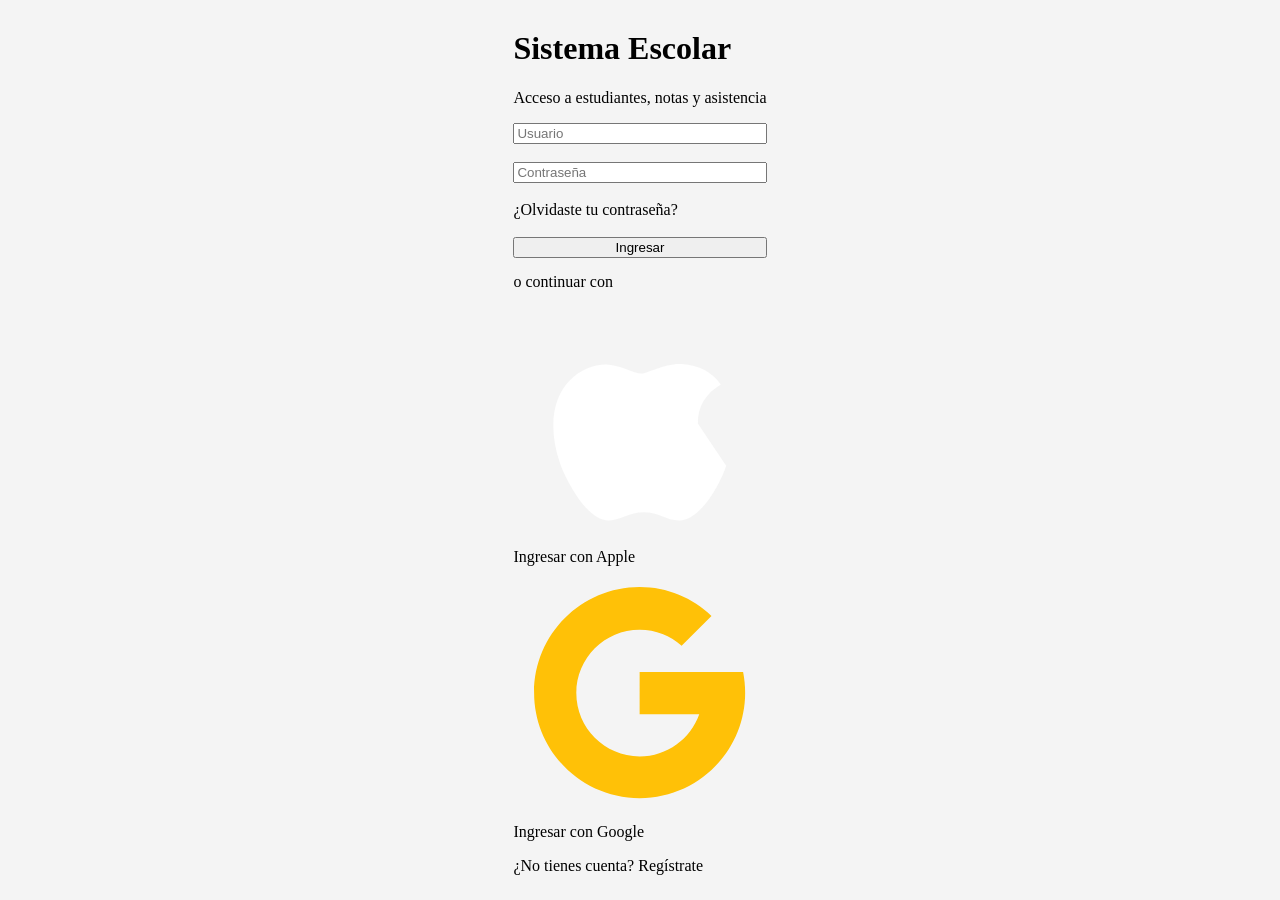
<file: index.html>
<!DOCTYPE html>
<html lang="es">

<head>

<meta charset="UTF-8">
<meta name="viewport" content="width=device-width, initial-scale=1.0">

<title>Sistema Escolar</title>

<link rel="stylesheet" href="style.css">

</head>

<body>

<div class="login-card">

<div class="header">

<h1>Sistema Escolar</h1>

<p>Acceso a estudiantes, notas y asistencia</p>

</div>


<form class="form">

<input type="text" placeholder="Usuario">

<input type="password" placeholder="Contraseña">

<a class="forgot">¿Olvidaste tu contraseña?</a>

<button type="submit">Ingresar</button>

</form>


<div class="divider">

<span>o continuar con</span>

</div>


<div class="social">


<div class="social-btn apple">

<svg viewBox="0 0 1024 1024">

<path fill="white"
d="M747.4 535.7c-.4-68.2 30.5-119.6 92.9-157.5-34.9-50-87.7-77.5-157.3-82.8-65.9-5.2-138 38.4-164.4 38.4-27.9 0-91.7-36.6-141.9-36.6C273.1 298.8 163 379.8 163 544.6c0 48.7 8.9 99 26.7 150.8 23.8 68.2 109.6 235.3 199.1 232.6 46.8-1.1 79.9-33.2 140.8-33.2 59.1 0 89.7 33.2 141.9 33.2 90.3-1.3 167.9-153.2 190.5-221.6z"/>

</svg>

Ingresar con Apple

</div>



<div class="social-btn google">

<svg viewBox="0 0 48 48">

<path fill="#FFC107"
d="M43.611 20.083H24v8h11.303c-1.649 4.657-6.08 8-11.303 8c-6.627 0-12-5.373-12-12s5.373-12 12-12c3.059 0 5.842 1.154 7.961 3.039l5.657-5.657C34.046 6.053 29.268 4 24 4C12.955 4 4 12.955 4 24s8.955 20 20 20s20-8.955 20-20c0-1.341-.138-2.65-.389-3.917z"/>

</svg>

Ingresar con Google

</div>

</div>


<p class="register">

¿No tienes cuenta?
<span>Regístrate</span>

</p>

</div>

</body>
</html>
</file>
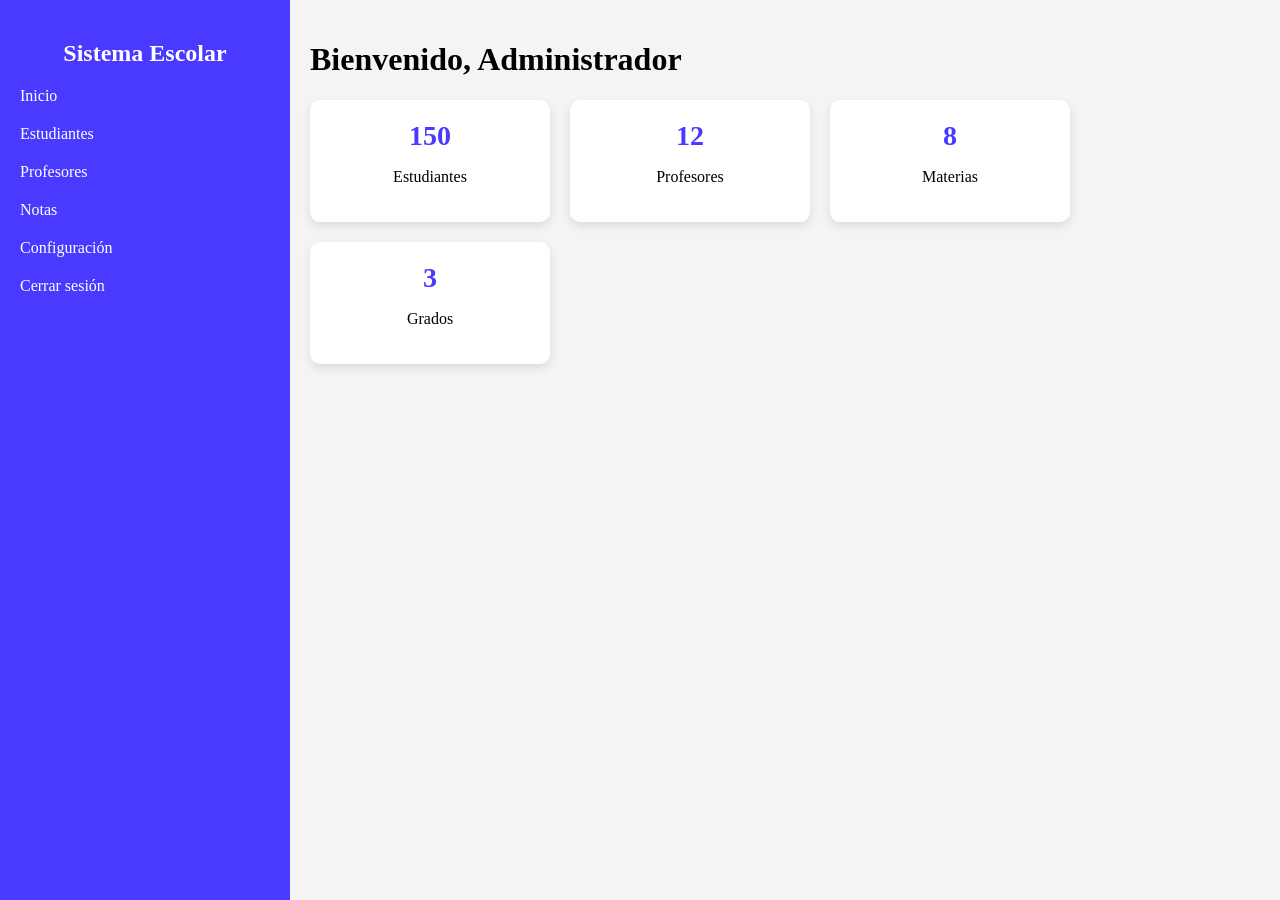
<file: dashboard.html>
<!DOCTYPE html>
<html lang="es">
<head>
    <meta charset="UTF-8">
    <meta name="viewport" content="width=device-width, initial-scale=1.0">
    <title>Dashboard - Sistema Escolar</title>
    <link rel="stylesheet" href="style.css">
</head>
<body>
    

<div class="dashboard">

  <!-- Sidebar -->
  <div class="sidebar">
    <h2>Sistema Escolar</h2>
    <ul>
      <li>Inicio</li>
      <li>Estudiantes</li>
      <li>Profesores</li>
      <li>Notas</li>
      <li>Configuración</li>
      <li><a href="login.html">Cerrar sesión</a></li>
    </ul>
  </div>

  <!-- Main Content -->
  <div class="main-content">
    <header>
      <h1>Bienvenido, Administrador</h1>
    </header>

    <div class="cards">
      <div class="card">
        <h3>150</h3>
        <p>Estudiantes</p>
      </div>

      <div class="card">
        <h3>12</h3>
        <p>Profesores</p>
      </div>

      <div class="card">
        <h3>8</h3>
        <p>Materias</p>
      </div>

      <div class="card">
        <h3>3</h3>
        <p>Grados</p>
      </div>
    </div>
  </div>

</div>

</body>
</html>
</file>
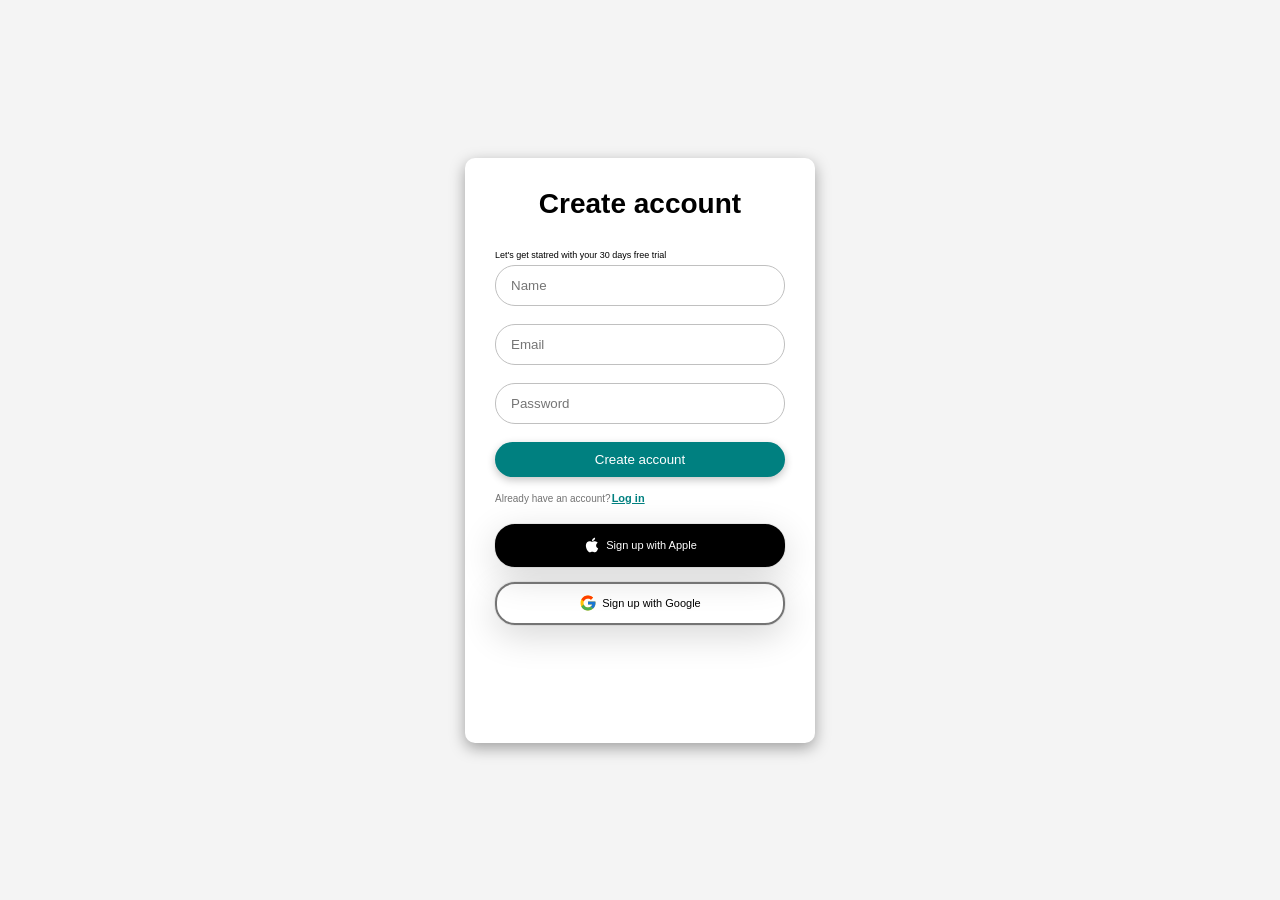
<file: registro.html>
<!-- From Uiverse.io by akshat-patel28 --> 
 <!DOCTYPE html>
<html>
<head>
  <title>Registro</title>
  <link rel="stylesheet" href="style.css">
</head>
<body>

<!-- From Uiverse.io by akshat-patel28 --> 
 <div class="form-container">
      <p class="title">Create account</p>
      <p class="sub-title">Let's get statred with your 30 days free trial</p>
      <form class="form">
        <input type="text" class="input" placeholder="Name">
        <input type="email" class="input" placeholder="Email">
        <input type="password" class="input" placeholder="Password">
        <button class="form-btn">Create account</button>
      </form>
      <p class="sign-up-label">
        Already have an account?<a href="index.html" class="sign-up-link">Log in</a>
      </p>
      <div class="buttons-container">
        <div class="apple-login-button">
          <svg stroke="currentColor" fill="currentColor" stroke-width="0" class="apple-icon" viewBox="0 0 1024 1024" height="1em" width="1em" xmlns="http://www.w3.org/2000/svg">
            <path d="M747.4 535.7c-.4-68.2 30.5-119.6 92.9-157.5-34.9-50-87.7-77.5-157.3-82.8-65.9-5.2-138 38.4-164.4 38.4-27.9 0-91.7-36.6-141.9-36.6C273.1 298.8 163 379.8 163 544.6c0 48.7 8.9 99 26.7 150.8 23.8 68.2 109.6 235.3 199.1 232.6 46.8-1.1 79.9-33.2 140.8-33.2 59.1 0 89.7 33.2 141.9 33.2 90.3-1.3 167.9-153.2 190.5-221.6-121.1-57.1-114.6-167.2-114.6-170.7zm-105.1-305c50.7-60.2 46.1-115 44.6-134.7-44.8 2.6-96.6 30.5-126.1 64.8-32.5 36.8-51.6 82.3-47.5 133.6 48.4 3.7 92.6-21.2 129-63.7z"></path>
          </svg>
          <span>Sign up with Apple</span>
        </div>
        <div class="google-login-button">
          <svg stroke="currentColor" fill="currentColor" stroke-width="0" version="1.1" x="0px" y="0px" class="google-icon" viewBox="0 0 48 48" height="1em" width="1em" xmlns="http://www.w3.org/2000/svg">
            <path fill="#FFC107" d="M43.611,20.083H42V20H24v8h11.303c-1.649,4.657-6.08,8-11.303,8c-6.627,0-12-5.373-12-12
	c0-6.627,5.373-12,12-12c3.059,0,5.842,1.154,7.961,3.039l5.657-5.657C34.046,6.053,29.268,4,24,4C12.955,4,4,12.955,4,24
	c0,11.045,8.955,20,20,20c11.045,0,20-8.955,20-20C44,22.659,43.862,21.35,43.611,20.083z"></path>
            <path fill="#FF3D00" d="M6.306,14.691l6.571,4.819C14.655,15.108,18.961,12,24,12c3.059,0,5.842,1.154,7.961,3.039l5.657-5.657
	C34.046,6.053,29.268,4,24,4C16.318,4,9.656,8.337,6.306,14.691z"></path>
            <path fill="#4CAF50" d="M24,44c5.166,0,9.86-1.977,13.409-5.192l-6.19-5.238C29.211,35.091,26.715,36,24,36
	c-5.202,0-9.619-3.317-11.283-7.946l-6.522,5.025C9.505,39.556,16.227,44,24,44z"></path>
            <path fill="#1976D2" d="M43.611,20.083H42V20H24v8h11.303c-0.792,2.237-2.231,4.166-4.087,5.571
	c0.001-0.001,0.002-0.001,0.003-0.002l6.19,5.238C36.971,39.205,44,34,44,24C44,22.659,43.862,21.35,43.611,20.083z"></path>
          </svg>
          <span>Sign up with Google</span>
        </div>
      </div>
    </div>

</body>
</html>
</file>
<file: style.css>
/* From Uiverse.io by akshat-patel28 */ 
.form-container {
  width: 350px;
  height: 585px;
  background-color: #fff;
  box-shadow: rgba(0, 0, 0, 0.35) 0px 5px 15px;
  border-radius: 10px;
  box-sizing: border-box;
  padding: 20px 30px;
}

body {
  margin: 0;
  height: 100vh;
  display: flex;
  justify-content: center; /* horizontal */
  align-items: center;     /* vertical */
  background-color: #f4f4f4; /* opcional */
}

.title {
  text-align: center;
  font-family: "Lucida Sans", "Lucida Sans Regular", "Lucida Grande",
        "Lucida Sans Unicode", Geneva, Verdana, sans-serif;
  margin: 10px 0 30px 0;
  font-size: 28px;
  font-weight: 800;
}

.sub-title {
  margin: 0;
  margin-bottom: 5px;
  font-size: 9px;
  font-family: "Lucida Sans", "Lucida Sans Regular", "Lucida Grande",
        "Lucida Sans Unicode", Geneva, Verdana, sans-serif;
}

.form {
  width: 100%;
  display: flex;
  flex-direction: column;
  gap: 18px;
  margin-bottom: 15px;
}

.input {
  border-radius: 20px;
  border: 1px solid #c0c0c0;
  outline: 0 !important;
  box-sizing: border-box;
  padding: 12px 15px;
}

.form-btn {
  padding: 10px 15px;
  font-family: "Lucida Sans", "Lucida Sans Regular", "Lucida Grande",
        "Lucida Sans Unicode", Geneva, Verdana, sans-serif;
  border-radius: 20px;
  border: 0 !important;
  outline: 0 !important;
  background: teal;
  color: white;
  cursor: pointer;
  box-shadow: rgba(0, 0, 0, 0.24) 0px 3px 8px;
}

.form-btn:active {
  box-shadow: none;
}

.sign-up-label {
  margin: 0;
  font-size: 10px;
  color: #747474;
  font-family: "Lucida Sans", "Lucida Sans Regular", "Lucida Grande",
        "Lucida Sans Unicode", Geneva, Verdana, sans-serif;
}

.sign-up-link {
  margin-left: 1px;
  font-size: 11px;
  text-decoration: underline;
  text-decoration-color: teal;
  color: teal;
  cursor: pointer;
  font-weight: 800;
}

.buttons-container {
  width: 100%;
  display: flex;
  flex-direction: column;
  justify-content: flex-start;
  margin-top: 20px;
  gap: 15px;
}

.apple-login-button,
    .google-login-button {
  border-radius: 20px;
  box-sizing: border-box;
  padding: 10px 15px;
  box-shadow: rgba(0, 0, 0, 0.16) 0px 10px 36px 0px,
        rgba(0, 0, 0, 0.06) 0px 0px 0px 1px;
  cursor: pointer;
  display: flex;
  justify-content: center;
  align-items: center;
  font-family: "Lucida Sans", "Lucida Sans Regular", "Lucida Grande",
        "Lucida Sans Unicode", Geneva, Verdana, sans-serif;
  font-size: 11px;
  gap: 5px;
}

.apple-login-button {
  background-color: #000;
  color: #fff;
  border: 2px solid #000;
}

.google-login-button {
  border: 2px solid #747474;
}

.apple-icon,
    .google-icon {
  font-size: 18px;
  margin-bottom: 1px;
}

.dashboard {
  display: flex;
  height: 100vh;
}

/* Sidebar */
.sidebar {
  width: 250px;
  background-color: #4a3aff;
  color: white;
  padding: 20px;
}

.sidebar h2 {
  text-align: center;
}

.sidebar ul {
  list-style: none;
  padding: 0;
}

.sidebar ul li {
  margin: 20px 0;
  cursor: pointer;
}

.sidebar ul li a {
  color: white;
  text-decoration: none;
}

/* Main */
.main-content {
  flex: 1;
  padding: 20px;
}

header {
  margin-bottom: 20px;
}

/* Cards */
.cards {
  display: flex;
  gap: 20px;
  flex-wrap: wrap;
}

.card {
  background-color: white;
  padding: 20px;
  width: 200px;
  border-radius: 10px;
  box-shadow: 0 4px 10px rgba(0,0,0,0.1);
  text-align: center;
}

.card h3 {
  margin: 0;
  font-size: 28px;
  color: #4a3aff;
}
</file>
